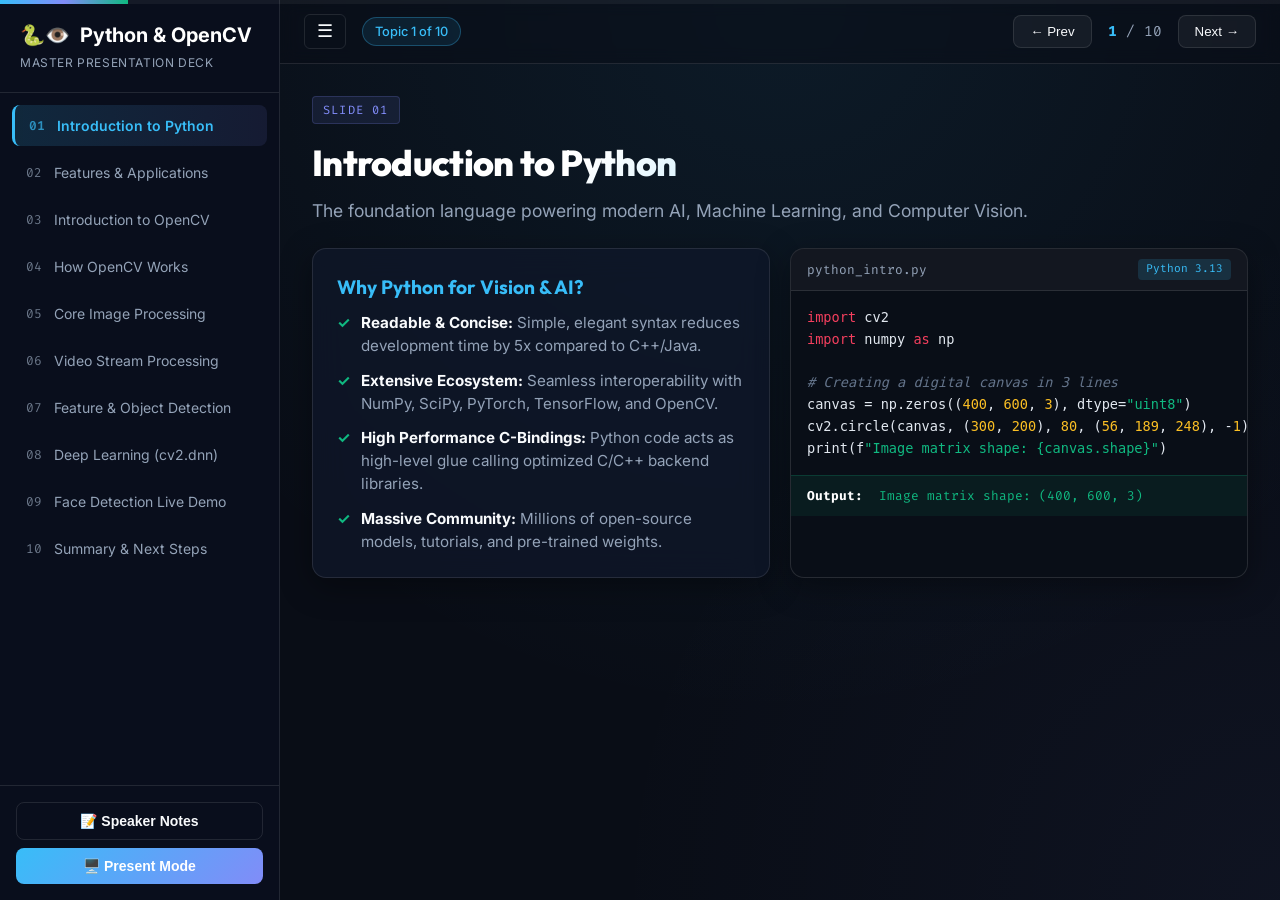
<file: presentation/index.html>
<!DOCTYPE html>
<html lang="en">
<head>
    <meta charset="UTF-8">
    <meta name="viewport" content="width=device-width, initial-scale=1.0">
    <title>Python & OpenCV - Master Interactive Presentation</title>
    <!-- Modern Google Fonts -->
    <link rel="preconnect" href="https://fonts.googleapis.com">
    <link rel="preconnect" href="https://fonts.gstatic.com" crossorigin>
    <link href="https://fonts.googleapis.com/css2?family=Fira+Code:wght@400;500;600&family=Inter:wght@300;400;500;600;700;800&family=Outfit:wght@500;600;700;800&display=swap" rel="stylesheet">
    <link rel="stylesheet" href="styles.css">
</head>
<body>
    <!-- Top Progress Bar -->
    <div class="progress-container">
        <div class="progress-bar" id="progressBar"></div>
    </div>

    <!-- App Container -->
    <div class="app-layout">
        <!-- Sidebar Navigation -->
        <aside class="sidebar" id="sidebar">
            <div class="sidebar-header">
                <div class="brand-title">
                    <span class="icon">🐍👁️</span>
                    <span class="title font-heading">Python & OpenCV</span>
                </div>
                <div class="brand-subtitle">Master Presentation Deck</div>
            </div>

            <div class="slide-list" id="slideList">
                <div class="slide-item active" data-slide="1">
                    <span class="num">01</span>
                    <span class="title-text">Introduction to Python</span>
                </div>
                <div class="slide-item" data-slide="2">
                    <span class="num">02</span>
                    <span class="title-text">Features & Applications</span>
                </div>
                <div class="slide-item" data-slide="3">
                    <span class="num">03</span>
                    <span class="title-text">Introduction to OpenCV</span>
                </div>
                <div class="slide-item" data-slide="4">
                    <span class="num">04</span>
                    <span class="title-text">How OpenCV Works</span>
                </div>
                <div class="slide-item" data-slide="5">
                    <span class="num">05</span>
                    <span class="title-text">Core Image Processing</span>
                </div>
                <div class="slide-item" data-slide="6">
                    <span class="num">06</span>
                    <span class="title-text">Video Stream Processing</span>
                </div>
                <div class="slide-item" data-slide="7">
                    <span class="num">07</span>
                    <span class="title-text">Feature & Object Detection</span>
                </div>
                <div class="slide-item" data-slide="8">
                    <span class="num">08</span>
                    <span class="title-text">Deep Learning (cv2.dnn)</span>
                </div>
                <div class="slide-item" data-slide="9">
                    <span class="num">09</span>
                    <span class="title-text">Face Detection Live Demo</span>
                </div>
                <div class="slide-item" data-slide="10">
                    <span class="num">10</span>
                    <span class="title-text">Summary & Next Steps</span>
                </div>
            </div>

            <div class="sidebar-footer">
                <button class="btn btn-outline" id="toggleNotesBtn">📝 Speaker Notes</button>
                <button class="btn btn-primary" id="fullscreenBtn">🖥️ Present Mode</button>
            </div>
        </aside>

        <!-- Main Slide Viewport -->
        <main class="main-content">
            <header class="deck-header">
                <div class="header-left">
                    <button class="menu-toggle" id="sidebarToggle" title="Toggle Sidebar">☰</button>
                    <span class="current-topic-badge" id="currentTopicBadge">Topic 1 of 10</span>
                </div>
                <div class="header-right">
                    <div class="deck-controls">
                        <button class="nav-btn" id="prevBtn" title="Previous Slide (Left Arrow)">← Prev</button>
                        <span class="slide-counter"><strong id="currentSlideNum">1</strong> / 10</span>
                        <button class="nav-btn" id="nextBtn" title="Next Slide (Right Arrow or Space)">Next →</button>
                    </div>
                </div>
            </header>

            <!-- Presentation Stage -->
            <div class="stage">
                <!-- Slide 1 -->
                <section class="slide-card active" id="slide-1">
                    <div class="slide-badge">SLIDE 01</div>
                    <h1 class="slide-title">Introduction to Python</h1>
                    <p class="slide-subtitle">The foundation language powering modern AI, Machine Learning, and Computer Vision.</p>
                    
                    <div class="grid grid-2 mt-4">
                        <div class="card glass">
                            <h3><span class="highlight-blue">Why Python for Vision & AI?</span></h3>
                            <ul class="feature-list">
                                <li><strong>Readable & Concise:</strong> Simple, elegant syntax reduces development time by 5x compared to C++/Java.</li>
                                <li><strong>Extensive Ecosystem:</strong> Seamless interoperability with NumPy, SciPy, PyTorch, TensorFlow, and OpenCV.</li>
                                <li><strong>High Performance C-Bindings:</strong> Python code acts as high-level glue calling optimized C/C++ backend libraries.</li>
                                <li><strong>Massive Community:</strong> Millions of open-source models, tutorials, and pre-trained weights.</li>
                            </ul>
                        </div>
                        <div class="card glass code-card">
                            <div class="code-header">
                                <span>python_intro.py</span>
                                <span class="tag">Python 3.13</span>
                            </div>
                            <pre><code><span class="code-keyword">import</span> cv2
<span class="code-keyword">import</span> numpy <span class="code-keyword">as</span> np

<span class="code-comment"># Creating a digital canvas in 3 lines</span>
canvas = np.zeros((<span class="code-number">400</span>, <span class="code-number">600</span>, <span class="code-number">3</span>), dtype=<span class="code-string">"uint8"</span>)
cv2.circle(canvas, (<span class="code-number">300</span>, <span class="code-number">200</span>), <span class="code-number">80</span>, (<span class="code-number">56</span>, <span class="code-number">189</span>, <span class="code-number">248</span>), -<span class="code-number">1</span>)
print(f<span class="code-string">"Image matrix shape: {canvas.shape}"</span>)</code></pre>
                            <div class="code-output">
                                <span class="output-label">Output:</span> Image matrix shape: (400, 600, 3)
                            </div>
                        </div>
                    </div>
                </section>

                <!-- Slide 2 -->
                <section class="slide-card" id="slide-2">
                    <div class="slide-badge">SLIDE 02</div>
                    <h1 class="slide-title">Features & Key Applications</h1>
                    <p class="slide-subtitle">Where Python and Computer Vision intersect to reshape industries.</p>

                    <div class="grid grid-3 mt-4">
                        <div class="card glass hover-lift">
                            <div class="card-icon">🚗</div>
                            <h3>Autonomous Vehicles</h3>
                            <p>Real-time lane detection, obstacle tracking, traffic sign recognition, and 3D point cloud processing.</p>
                        </div>
                        <div class="card glass hover-lift">
                            <div class="card-icon">🏥</div>
                            <h3>Medical Diagnostics</h3>
                            <p>Automated MRI/CT scan segmentation, tumor detection, x-ray analysis, and cellular tracking.</p>
                        </div>
                        <div class="card glass hover-lift">
                            <div class="card-icon">🛡️</div>
                            <h3>Biometrics & Security</h3>
                            <p>Facial recognition, emotion detection, surveillance anomaly detection, and anti-spoofing verification.</p>
                        </div>
                        <div class="card glass hover-lift">
                            <div class="card-icon">🤖</div>
                            <h3>Robotics & Automation</h3>
                            <p>Visual SLAM (Simultaneous Localization and Mapping), robotic arm pick-and-place, and spatial awareness.</p>
                        </div>
                        <div class="card glass hover-lift">
                            <div class="card-icon">🏭</div>
                            <h3>Industrial Inspection</h3>
                            <p>Defect detection on assembly lines, optical character recognition (OCR), and barcode scanning.</p>
                        </div>
                        <div class="card glass hover-lift">
                            <div class="card-icon">🎮</div>
                            <h3>AR / VR & Gaming</h3>
                            <p>Hand gesture tracking, posture analysis, facial landmark mesh overlay, and virtual background removal.</p>
                        </div>
                    </div>
                </section>

                <!-- Slide 3 -->
                <section class="slide-card" id="slide-3">
                    <div class="slide-badge">SLIDE 03</div>
                    <h1 class="slide-title">Introduction to OpenCV</h1>
                    <p class="slide-subtitle">Open Source Computer Vision Library — The global standard for real-time vision.</p>

                    <div class="grid grid-2 mt-4">
                        <div class="card glass">
                            <h3><span class="highlight-emerald">Key Capabilities & Specs</span></h3>
                            <div class="stat-grid">
                                <div class="stat-box">
                                    <span class="stat-num">2500+</span>
                                    <span class="stat-label">Optimized Algorithms</span>
                                </div>
                                <div class="stat-box">
                                    <span class="stat-num">20+</span>
                                    <span class="stat-label">Years of Development</span>
                                </div>
                                <div class="stat-box">
                                    <span class="stat-num">C++ / Py</span>
                                    <span class="stat-label">Multi-Language API</span>
                                </div>
                                <div class="stat-box">
                                    <span class="stat-num">Real-Time</span>
                                    <span class="stat-label">CUDA & SIMD Acceleration</span>
                                </div>
                            </div>
                            <ul class="feature-list mt-3">
                                <li>Created by Intel in 1999, now maintained by OpenCV.org foundation.</li>
                                <li>Native hardware acceleration for Intel IPP, OpenCL, and NVIDIA CUDA.</li>
                                <li>Seamless integration with PyTorch, TensorFlow, and ONNX runtime.</li>
                            </ul>
                        </div>

                        <div class="card glass visual-card">
                            <div class="architecture-diagram">
                                <div class="arch-box core">OpenCV Core Module (cv2)</div>
                                <div class="arch-arrow">↓</div>
                                <div class="arch-row">
                                    <div class="arch-subbox">imgproc</div>
                                    <div class="arch-subbox">highgui</div>
                                    <div class="arch-subbox">video</div>
                                    <div class="arch-subbox">dnn</div>
                                </div>
                                <div class="arch-arrow">↓</div>
                                <div class="arch-box numpy">NumPy N-Dimensional Arrays (NDArray)</div>
                            </div>
                        </div>
                    </div>
                </section>

                <!-- Slide 4 -->
                <section class="slide-card" id="slide-4">
                    <div class="slide-badge">SLIDE 04</div>
                    <h1 class="slide-title">How OpenCV Works: Image Representation</h1>
                    <p class="slide-subtitle">Images are multi-dimensional numerical matrices stored in memory.</p>

                    <div class="grid grid-2 mt-4">
                        <div class="card glass">
                            <h3><span class="highlight-purple">The BGR Matrix Paradigm</span></h3>
                            <p>Unlike standard web RGB order, OpenCV reads color images in <strong>BGR (Blue, Green, Red)</strong> channel order by default!</p>
                            
                            <div class="matrix-info-box mt-3">
                                <h4>Matrix Dimension Structure:</h4>
                                <code>img.shape = (Height, Width, Channels)</code>
                                <ul>
                                    <li><strong>Height:</strong> Number of pixel rows</li>
                                    <li><strong>Width:</strong> Number of pixel columns</li>
                                    <li><strong>Channels:</strong> 3 for BGR/RGB, 1 for Grayscale</li>
                                    <li><strong>Data Type:</strong> <code>np.uint8</code> (values 0 to 255)</li>
                                </ul>
                            </div>
                        </div>

                        <div class="card glass demo-box">
                            <h3>Interactive Pixel Inspector</h3>
                            <p>Hover over pixels to inspect BGR intensity matrices:</p>
                            <div class="pixel-grid" id="pixelGrid">
                                <!-- Generated via JS -->
                            </div>
                            <div class="pixel-readout" id="pixelReadout">
                                Selected Pixel: <span id="pixelCoord">(x: 0, y: 0)</span> | BGR: <span id="pixelBGR">[0, 0, 0]</span>
                            </div>
                        </div>
                    </div>
                </section>

                <!-- Slide 5 -->
                <section class="slide-card" id="slide-5">
                    <div class="slide-badge">SLIDE 05</div>
                    <h1 class="slide-title">Core Image Processing Pipeline</h1>
                    <p class="slide-subtitle">Fundamental transformations for filtering, enhancement, and feature extraction.</p>

                    <div class="pipeline-flow">
                        <div class="flow-step">
                            <span class="step-num">1</span>
                            <h4>Read & Convert</h4>
                            <code>cv2.cvtColor(img, cv2.COLOR_BGR2GRAY)</code>
                        </div>
                        <div class="flow-arrow">→</div>
                        <div class="flow-step">
                            <span class="step-num">2</span>
                            <h4>Gaussian Blur</h4>
                            <code>cv2.GaussianBlur(gray, (5,5), 0)</code>
                        </div>
                        <div class="flow-arrow">→</div>
                        <div class="flow-step">
                            <span class="step-num">3</span>
                            <h4>Canny Edge</h4>
                            <code>cv2.Canny(blur, 100, 200)</code>
                        </div>
                        <div class="flow-arrow">→</div>
                        <div class="flow-step">
                            <span class="step-num">4</span>
                            <h4>Find Contours</h4>
                            <code>cv2.findContours(...)</code>
                        </div>
                    </div>

                    <div class="card glass code-card mt-4">
                        <div class="code-header">
                            <span>edge_pipeline.py</span>
                            <span class="tag">OpenCV 4.14</span>
                        </div>
                        <pre><code><span class="code-keyword">import</span> cv2

<span class="code-comment"># 1. Load Input Image</span>
img = cv2.imread(<span class="code-string">"input.jpg"</span>)

<span class="code-comment"># 2. Convert BGR to Grayscale for simpler intensity analysis</span>
gray = cv2.cvtColor(img, cv2.COLOR_BGR2GRAY)

<span class="code-comment"># 3. Apply Gaussian Smoothing to remove high-frequency noise</span>
blurred = cv2.GaussianBlur(gray, (<span class="code-number">5</span>, <span class="code-number">5</span>), <span class="code-number">0</span>)

<span class="code-comment"># 4. Canny Edge Detection with Dual-Thresholding</span>
edges = cv2.Canny(blurred, threshold1=<span class="code-number">50</span>, threshold2=<span class="code-number">150</span>)

<span class="code-comment"># 5. Display result</span>
cv2.imshow(<span class="code-string">"Detected Edges"</span>, edges)</code></pre>
                    </div>
                </section>

                <!-- Slide 6 -->
                <section class="slide-card" id="slide-6">
                    <div class="slide-badge">SLIDE 06</div>
                    <h1 class="slide-title">Video Stream Processing</h1>
                    <p class="slide-subtitle">Handling real-time camera feeds and video files efficiently.</p>

                    <div class="grid grid-2 mt-4">
                        <div class="card glass">
                            <h3><span class="highlight-amber">Real-Time Frame Loop</span></h3>
                            <p>Video is processed frame-by-frame inside a continuous execution loop until a user escape signal is triggered.</p>

                            <ul class="feature-list mt-3">
                                <li><code>cv2.VideoCapture(0)</code> connects to default system camera.</li>
                                <li><code>source.read()</code> returns boolean status and frame matrix.</li>
                                <li><code>cv2.waitKey(1)</code> maintains frame rate and polls keyboard events.</li>
                                <li>Always release video capture object to avoid device locking.</li>
                            </ul>
                        </div>

                        <div class="card glass code-card">
                            <div class="code-header">
                                <span>webcam_loop.py</span>
                                <span class="tag">Real-Time</span>
                            </div>
                            <pre><code>cap = cv2.VideoCapture(<span class="code-number">0</span>)

<span class="code-keyword">while</span> <span class="code-keyword">True</span>:
    ret, frame = cap.read()
    <span class="code-keyword">if not</span> ret:
        <span class="code-keyword">break</span>
    
    <span class="code-comment"># Flip frame horizontally for mirror effect</span>
    frame = cv2.flip(frame, <span class="code-number">1</span>)
    
    <span class="code-comment"># Process frame...</span>
    cv2.imshow(<span class="code-string">"Live Camera"</span>, frame)
    
    <span class="code-comment"># Break loop on ESC key (27)</span>
    <span class="code-keyword">if</span> cv2.waitKey(<span class="code-number">1</span>) == <span class="code-number">27</span>:
        <span class="code-keyword">break</span>

cap.release()
cv2.destroyAllWindows()</code></pre>
                        </div>
                    </div>
                </section>

                <!-- Slide 7 -->
                <section class="slide-card" id="slide-7">
                    <div class="slide-badge">SLIDE 07</div>
                    <h1 class="slide-title">Feature & Object Detection</h1>
                    <p class="slide-subtitle">From classical Haar Cascades to modern deep learning detection networks.</p>

                    <div class="grid grid-2 mt-4">
                        <div class="card glass">
                            <h3><span class="highlight-cyan">Classical Detection vs Deep Learning</span></h3>
                            <table class="comparison-table">
                                <thead>
                                    <tr>
                                        <th>Feature</th>
                                        <th>Haar Cascades</th>
                                        <th>DNN SSD / YOLO</th>
                                    </tr>
                                </thead>
                                <tbody>
                                    <tr>
                                        <td><strong>Accuracy</strong></td>
                                        <td>Moderate (High False Positives)</td>
                                        <td>State-of-the-Art Precision</td>
                                    </tr>
                                    <tr>
                                        <td><strong>Occlusion Handling</strong></td>
                                        <td>Poor</td>
                                        <td>Robust</td>
                                    </tr>
                                    <tr>
                                        <td><strong>Speed</strong></td>
                                        <td>Very Fast (CPU)</td>
                                        <td>Real-Time (GPU / DNN CPU)</td>
                                    </tr>
                                    <tr>
                                        <td><strong>Model Size</strong></td>
                                        <td>~900 KB</td>
                                        <td>~5 MB - 50 MB</td>
                                    </tr>
                                </tbody>
                            </table>
                        </div>

                        <div class="card glass">
                            <h3>Detection Visual Pipeline</h3>
                            <div class="visual-box-container">
                                <div class="face-target-sim">
                                    <div class="sim-overlay-box">
                                        <span class="sim-label">Face: 99.4%</span>
                                    </div>
                                    <div class="sim-grid-line"></div>
                                </div>
                            </div>
                        </div>
                    </div>
                </section>

                <!-- Slide 8 -->
                <section class="slide-card" id="slide-8">
                    <div class="slide-badge">SLIDE 08</div>
                    <h1 class="slide-title">Deep Learning with OpenCV (cv2.dnn)</h1>
                    <p class="slide-subtitle">Running high-speed neural network inference with lightweight dependencies.</p>

                    <div class="grid grid-2 mt-4">
                        <div class="card glass">
                            <h3><span class="highlight-blue">OpenCV DNN Engine Advantages</span></h3>
                            <ul class="feature-list">
                                <li><strong>Zero Extra Heavy Dependencies:</strong> Run PyTorch, ONNX, or Caffe models without needing full PyTorch/TensorFlow installs.</li>
                                <li><strong>Pre-processing via <code>blobFromImage</code>:</strong> Performs mean subtraction, scaling, and channel swapping in C++.</li>
                                <li><strong>Optimized CPU/GPU Backends:</strong> OpenCL, CUDA, Vulkan, and Intel Inference Engine support.</li>
                            </ul>

                            <div class="info-callout mt-3">
                                <strong>Blob Preprocessing Equation:</strong><br>
                                <code>blob = (frame - Mean) * ScaleFactor</code>
                            </div>
                        </div>

                        <div class="card glass code-card">
                            <div class="code-header">
                                <span>dnn_inference.py</span>
                                <span class="tag">cv2.dnn</span>
                            </div>
                            <pre><code><span class="code-comment"># Load Caffe Prototxt & Weight File</span>
net = cv2.dnn.readNetFromCaffe(
    <span class="code-string">"deploy.prototxt"</span>, 
    <span class="code-string">"res10_300x300_ssd_iter_140000_fp16.caffemodel"</span>
)

<span class="code-comment"># Create 4D Input Blob</span>
blob = cv2.dnn.blobFromImage(
    frame, 1.0, (<span class="code-number">300</span>, <span class="code-number">300</span>),
    [<span class="code-number">104.0</span>, <span class="code-number">117.0</span>, <span class="code-number">123.0</span>],
    swapRB=<span class="code-keyword">False</span>, crop=<span class="code-keyword">False</span>
)

net.setInput(blob)
detections = net.forward()</code></pre>
                        </div>
                    </div>
                </section>

                <!-- Slide 9 -->
                <section class="slide-card" id="slide-9">
                    <div class="slide-badge">SLIDE 09</div>
                    <h1 class="slide-title">Real-World Case Study: Real-Time Face Detection</h1>
                    <p class="slide-subtitle">Interactive simulation of the project's SSD Caffe Deep Learning pipeline.</p>

                    <div class="grid grid-2 mt-3">
                        <div class="card glass">
                            <h3>Interactive Detector Simulation</h3>
                            <div class="demo-controls">
                                <label for="confSlider">Confidence Threshold: <span id="confValue">70%</span></label>
                                <input type="range" id="confSlider" min="10" max="95" value="70" class="slider">
                                
                                <div class="btn-group mt-2">
                                    <button class="btn btn-sm btn-primary" id="simDetectBtn">⚡ Run Detection Simulation</button>
                                    <button class="btn btn-sm btn-outline" id="simToggleBox">Toggle Bounding Box</button>
                                </div>
                            </div>

                            <div class="canvas-preview-container mt-3">
                                <canvas id="demoCanvas" width="500" height="300"></canvas>
                                <div class="fps-overlay" id="fpsOverlay">Inference: 4.12 ms | FPS: 242</div>
                            </div>
                        </div>

                        <div class="card glass code-card">
                            <div class="code-header">
                                <span>face_detection.py</span>
                                <span class="tag">Active Project</span>
                            </div>
                            <pre><code><span class="code-keyword">for</span> i <span class="code-keyword">in</span> range(detections.shape[<span class="code-number">2</span>]):
    confidence = detections[<span class="code-number">0</span>, <span class="code-number">0</span>, i, <span class="code-number">2</span>]
    <span class="code-keyword">if</span> confidence > conf_threshold:
        <span class="code-comment"># Extract normalized bounding box coords</span>
        x1 = int(detections[<span class="code-number">0</span>, <span class="code-number">0</span>, i, <span class="code-number">3</span>] * frame_width)
        y1 = int(detections[<span class="code-number">0</span>, <span class="code-number">0</span>, i, <span class="code-number">4</span>] * frame_height)
        x2 = int(detections[<span class="code-number">0</span>, <span class="code-number">0</span>, i, <span class="code-number">5</span>] * frame_width)
        y2 = int(detections[<span class="code-number">0</span>, <span class="code-number">0</span>, i, <span class="code-number">6</span>] * frame_height)

        <span class="code-comment"># Draw green rectangle & confidence text</span>
        cv2.rectangle(frame, (x1, y1), (x2, y2), (<span class="code-number">0</span>, <span class="code-number">255</span>, <span class="code-number">0</span>), <span class="code-number">2</span>)
        cv2.putText(frame, f<span class="code-string">"Confidence: {confidence:.2f}"</span>, ...)</code></pre>
                        </div>
                    </div>
                </section>

                <!-- Slide 10 -->
                <section class="slide-card" id="slide-10">
                    <div class="slide-badge">SLIDE 10</div>
                    <h1 class="slide-title">Summary & Future Horizons</h1>
                    <p class="slide-subtitle">Mastering OpenCV unlocks the doorway to cutting-edge Spatial AI.</p>

                    <div class="grid grid-2 mt-4">
                        <div class="card glass">
                            <h3><span class="highlight-emerald">Key Takeaways</span></h3>
                            <ul class="feature-list">
                                <li><strong>Python + OpenCV</strong> combines developer speed with C++ engine performance.</li>
                                <li><strong>NumPy array representation</strong> allows vectorizing complex image algorithms without explicit nested loops.</li>
                                <li><strong>cv2.dnn Module</strong> enables seamless deployment of deep learning models on edge devices.</li>
                                <li><strong>Real-time computer vision</strong> is the core driver of modern AI robotics, autonomous systems, and medical diagnostics.</li>
                            </ul>
                        </div>

                        <div class="card glass">
                            <h3>Next Steps & Advanced Topics</h3>
                            <div class="horizon-list">
                                <div class="horizon-item">
                                    <span class="horizon-icon">🔥</span>
                                    <div>
                                        <strong>PyTorch & TensorRT Integration</strong>
                                        <p>Exporting models to ONNX and compiling with TensorRT for sub-millisecond GPU inference.</p>
                                    </div>
                                </div>
                                <div class="horizon-item">
                                    <span class="horizon-icon">🖐️</span>
                                    <div>
                                        <strong>MediaPipe 3D Landmark Estimation</strong>
                                        <p>Real-time 3D hand, face mesh, and pose keypoint tracking.</p>
                                    </div>
                                </div>
                                <div class="horizon-item">
                                    <span class="horizon-icon">🌐</span>
                                    <div>
                                        <strong>WebAssembly (OpenCV.js)</strong>
                                        <p>Running OpenCV algorithms natively inside web browsers and mobile clients.</p>
                                    </div>
                                </div>
                            </div>
                        </div>
                    </div>
                </section>
            </div>

            <!-- Speaker Notes Drawer -->
            <div class="speaker-notes-drawer" id="notesDrawer">
                <div class="notes-header">
                    <span>📝 Speaker Notes - Slide <span id="notesSlideNum">1</span></span>
                    <button class="close-notes" id="closeNotesBtn">✕</button>
                </div>
                <div class="notes-content" id="notesContent">
                    Welcome everyone to the Python & OpenCV Master Slide Deck. Highlight how Python's clean syntax coupled with OpenCV's optimized C++ core provides the perfect platform for building high-performance computer vision applications.
                </div>
            </div>
        </main>
    </div>

    <script src="app.js"></script>
</body>
</html>
</file>
<file: presentation/styles.css>
/* ==========================================================================
   Python & OpenCV Master Slide Deck - Premium Design System
   ========================================================================== */

:root {
    --bg-dark: #090d16;
    --bg-card: rgba(15, 23, 42, 0.75);
    --bg-card-hover: rgba(30, 41, 59, 0.85);
    --border-color: rgba(255, 255, 255, 0.1);
    --border-highlight: rgba(56, 189, 248, 0.4);
    
    --text-main: #f8fafc;
    --text-muted: #94a3b8;
    --text-dim: #64748b;
    
    --accent-blue: #38bdf8;
    --accent-indigo: #818cf8;
    --accent-emerald: #10b981;
    --accent-purple: #c084fc;
    --accent-amber: #fbbf24;
    --accent-rose: #f43f5e;
    --accent-cyan: #22d3ee;
    
    --font-sans: 'Inter', system-ui, -apple-system, sans-serif;
    --font-heading: 'Outfit', sans-serif;
    --font-code: 'Fira Code', monospace;
    
    --sidebar-width: 280px;
    --header-height: 64px;
}

* {
    box-sizing: border-box;
    margin: 0;
    padding: 0;
}

body {
    font-family: var(--font-sans);
    background-color: var(--bg-dark);
    color: var(--text-main);
    overflow: hidden;
    height: 100vh;
    width: 100vw;
    line-height: 1.5;
}

/* Progress Bar */
.progress-container {
    position: fixed;
    top: 0;
    left: 0;
    width: 100%;
    height: 4px;
    background: rgba(255, 255, 255, 0.05);
    z-index: 1000;
}

.progress-bar {
    height: 100%;
    width: 10%;
    background: linear-gradient(90deg, var(--accent-blue), var(--accent-indigo), var(--accent-emerald));
    transition: width 0.3s cubic-bezier(0.4, 0, 0.2, 1);
}

/* Layout Structure */
.app-layout {
    display: flex;
    height: 100vh;
    width: 100vw;
}

/* Sidebar */
.sidebar {
    width: var(--sidebar-width);
    background: rgba(10, 15, 29, 0.95);
    border-right: 1px solid var(--border-color);
    display: flex;
    flex-direction: column;
    z-index: 100;
    backdrop-filter: blur(12px);
    transition: transform 0.3s ease;
}

.sidebar-header {
    padding: 20px;
    border-bottom: 1px solid var(--border-color);
}

.brand-title {
    display: flex;
    align-items: center;
    gap: 10px;
    font-size: 1.25rem;
    font-weight: 700;
    color: #ffffff;
}

.brand-subtitle {
    font-size: 0.75rem;
    color: var(--text-muted);
    margin-top: 4px;
    text-transform: uppercase;
    letter-spacing: 0.05em;
}

.slide-list {
    flex: 1;
    overflow-y: auto;
    padding: 12px;
}

.slide-item {
    display: flex;
    align-items: center;
    gap: 12px;
    padding: 10px 14px;
    border-radius: 8px;
    cursor: pointer;
    margin-bottom: 6px;
    color: var(--text-muted);
    transition: all 0.2s ease;
}

.slide-item:hover {
    background: rgba(255, 255, 255, 0.05);
    color: var(--text-main);
}

.slide-item.active {
    background: linear-gradient(90deg, rgba(56, 189, 248, 0.15), rgba(129, 140, 248, 0.1));
    border-left: 3px solid var(--accent-blue);
    color: var(--accent-blue);
    font-weight: 600;
}

.slide-item .num {
    font-family: var(--font-code);
    font-size: 0.8rem;
    opacity: 0.7;
}

.slide-item .title-text {
    font-size: 0.875rem;
    white-space: nowrap;
    overflow: hidden;
    text-overflow: ellipsis;
}

.sidebar-footer {
    padding: 16px;
    border-top: 1px solid var(--border-color);
    display: flex;
    flex-direction: column;
    gap: 8px;
}

/* Main Content Area */
.main-content {
    flex: 1;
    display: flex;
    flex-direction: column;
    position: relative;
    overflow: hidden;
    background: radial-gradient(circle at 50% 0%, rgba(56, 189, 248, 0.08), transparent 70%),
                radial-gradient(circle at 100% 100%, rgba(129, 140, 248, 0.05), transparent 50%);
}

/* Header */
.deck-header {
    height: var(--header-height);
    padding: 0 24px;
    display: flex;
    align-items: center;
    justify-content: space-between;
    border-bottom: 1px solid var(--border-color);
    background: rgba(9, 13, 22, 0.5);
    backdrop-filter: blur(8px);
}

.header-left {
    display: flex;
    align-items: center;
    gap: 16px;
}

.menu-toggle {
    background: none;
    border: 1px solid var(--border-color);
    color: var(--text-main);
    padding: 6px 12px;
    border-radius: 6px;
    cursor: pointer;
    font-size: 1.1rem;
}

.current-topic-badge {
    font-size: 0.8rem;
    padding: 4px 12px;
    border-radius: 20px;
    background: rgba(56, 189, 248, 0.1);
    color: var(--accent-blue);
    border: 1px solid rgba(56, 189, 248, 0.3);
    font-weight: 500;
}

.deck-controls {
    display: flex;
    align-items: center;
    gap: 16px;
}

.slide-counter {
    font-family: var(--font-code);
    font-size: 0.9rem;
    color: var(--text-muted);
}

.slide-counter strong {
    color: var(--accent-blue);
}

.nav-btn {
    background: rgba(255, 255, 255, 0.05);
    border: 1px solid var(--border-color);
    color: var(--text-main);
    padding: 8px 16px;
    border-radius: 8px;
    cursor: pointer;
    font-weight: 500;
    transition: all 0.2s ease;
}

.nav-btn:hover {
    background: rgba(56, 189, 248, 0.2);
    border-color: var(--accent-blue);
    color: #ffffff;
}

/* Stage & Slides */
.stage {
    flex: 1;
    position: relative;
    padding: 32px;
    overflow-y: auto;
    display: flex;
    justify-content: center;
    align-items: flex-start;
}

.slide-card {
    display: none;
    width: 100%;
    max-width: 1100px;
    animation: fadeIn 0.4s cubic-bezier(0.16, 1, 0.3, 1);
}

.slide-card.active {
    display: block;
}

@keyframes fadeIn {
    from { opacity: 0; transform: translateY(12px); }
    to { opacity: 1; transform: translateY(0); }
}

.slide-badge {
    display: inline-block;
    font-family: var(--font-code);
    font-size: 0.75rem;
    letter-spacing: 0.1em;
    color: var(--accent-indigo);
    background: rgba(129, 140, 248, 0.1);
    padding: 4px 10px;
    border-radius: 4px;
    margin-bottom: 12px;
    border: 1px solid rgba(129, 140, 248, 0.2);
}

.slide-title {
    font-family: var(--font-heading);
    font-size: 2.25rem;
    font-weight: 800;
    letter-spacing: -0.02em;
    background: linear-gradient(135deg, #ffffff 30%, var(--accent-blue) 100%);
    -webkit-background-clip: text;
    -webkit-text-fill-color: transparent;
    margin-bottom: 8px;
}

.slide-subtitle {
    font-size: 1.1rem;
    color: var(--text-muted);
    margin-bottom: 24px;
}

/* Grid Components */
.grid {
    display: grid;
    gap: 20px;
}

.grid-2 { grid-template-columns: repeat(2, 1fr); }
.grid-3 { grid-template-columns: repeat(3, 1fr); }

@media (max-width: 900px) {
    .grid-2, .grid-3 { grid-template-columns: 1fr; }
}

/* Cards & Glassmorphism */
.card {
    background: var(--bg-card);
    border: 1px solid var(--border-color);
    border-radius: 14px;
    padding: 24px;
    backdrop-filter: blur(16px);
    transition: all 0.25 ease;
}

.card.glass {
    box-shadow: 0 8px 32px 0 rgba(0, 0, 0, 0.37);
}

.card.hover-lift:hover {
    transform: translateY(-4px);
    border-color: var(--border-highlight);
    background: var(--bg-card-hover);
}

.card-icon {
    font-size: 2rem;
    margin-bottom: 12px;
}

.card h3 {
    font-family: var(--font-heading);
    font-size: 1.2rem;
    margin-bottom: 10px;
    color: #ffffff;
}

/* Highlights */
.highlight-blue { color: var(--accent-blue); }
.highlight-emerald { color: var(--accent-emerald); }
.highlight-purple { color: var(--accent-purple); }
.highlight-amber { color: var(--accent-amber); }
.highlight-cyan { color: var(--accent-cyan); }

/* Feature Lists */
.feature-list {
    list-style: none;
    display: flex;
    flex-direction: column;
    gap: 12px;
}

.feature-list li {
    position: relative;
    padding-left: 24px;
    color: var(--text-muted);
    font-size: 0.95rem;
}

.feature-list li::before {
    content: "✓";
    position: absolute;
    left: 0;
    color: var(--accent-emerald);
    font-weight: bold;
}

.feature-list strong {
    color: var(--text-main);
}

/* Code Cards & Syntax Highlighting */
.code-card {
    padding: 0 !important;
    overflow: hidden;
    background: #090e17 !important;
    border: 1px solid rgba(255, 255, 255, 0.12);
}

.code-header {
    display: flex;
    justify-content: space-between;
    align-items: center;
    padding: 10px 16px;
    background: rgba(255, 255, 255, 0.04);
    border-bottom: 1px solid var(--border-color);
    font-family: var(--font-code);
    font-size: 0.8rem;
    color: var(--text-muted);
}

.code-header .tag {
    background: rgba(56, 189, 248, 0.15);
    color: var(--accent-blue);
    padding: 2px 8px;
    border-radius: 4px;
    font-size: 0.7rem;
}

.code-card pre {
    padding: 16px;
    font-family: var(--font-code);
    font-size: 0.85rem;
    line-height: 1.6;
    overflow-x: auto;
    color: #e2e8f0;
}

.code-keyword { color: #f43f5e; font-weight: 500; }
.code-string { color: #10b981; }
.code-number { color: #fbbf24; }
.code-comment { color: #64748b; font-style: italic; }

.code-output {
    padding: 10px 16px;
    background: rgba(16, 185, 129, 0.08);
    border-top: 1px solid rgba(16, 185, 129, 0.2);
    font-family: var(--font-code);
    font-size: 0.8rem;
    color: var(--accent-emerald);
}

.output-label {
    font-weight: bold;
    color: #ffffff;
    margin-right: 8px;
}

/* Stat Grid */
.stat-grid {
    display: grid;
    grid-template-columns: repeat(2, 1fr);
    gap: 12px;
    margin-bottom: 16px;
}

.stat-box {
    background: rgba(255, 255, 255, 0.03);
    border: 1px solid var(--border-color);
    padding: 12px;
    border-radius: 8px;
    text-align: center;
}

.stat-num {
    display: block;
    font-family: var(--font-heading);
    font-size: 1.5rem;
    font-weight: 800;
    color: var(--accent-emerald);
}

.stat-label {
    font-size: 0.75rem;
    color: var(--text-muted);
}

/* Architecture Diagram */
.architecture-diagram {
    display: flex;
    flex-direction: column;
    align-items: center;
    gap: 12px;
    padding: 20px;
}

.arch-box {
    width: 100%;
    padding: 12px;
    border-radius: 8px;
    text-align: center;
    font-weight: 600;
    font-size: 0.9rem;
}

.arch-box.core {
    background: linear-gradient(135deg, rgba(56, 189, 248, 0.2), rgba(129, 140, 248, 0.2));
    border: 1px solid var(--accent-blue);
    color: #ffffff;
}

.arch-box.numpy {
    background: rgba(16, 185, 129, 0.15);
    border: 1px solid var(--accent-emerald);
    color: var(--accent-emerald);
}

.arch-row {
    display: grid;
    grid-template-columns: repeat(4, 1fr);
    gap: 8px;
    width: 100%;
}

.arch-subbox {
    background: rgba(255, 255, 255, 0.05);
    border: 1px solid var(--border-color);
    padding: 8px;
    text-align: center;
    font-family: var(--font-code);
    font-size: 0.75rem;
    border-radius: 6px;
    color: var(--text-main);
}

.arch-arrow {
    color: var(--text-dim);
    font-size: 1.2rem;
}

/* Pixel Inspector (Slide 4) */
.pixel-grid {
    display: grid;
    grid-template-columns: repeat(8, 1fr);
    gap: 4px;
    margin: 16px 0;
}

.pixel-cell {
    aspect-ratio: 1;
    border-radius: 4px;
    cursor: pointer;
    transition: transform 0.15s ease;
    border: 1px solid rgba(255,255,255,0.1);
}

.pixel-cell:hover {
    transform: scale(1.2);
    z-index: 10;
    border-color: #ffffff;
    box-shadow: 0 0 10px rgba(255,255,255,0.5);
}

.pixel-readout {
    font-family: var(--font-code);
    font-size: 0.8rem;
    background: rgba(0, 0, 0, 0.4);
    padding: 8px 12px;
    border-radius: 6px;
    color: var(--accent-amber);
    text-align: center;
}

/* Pipeline Flow (Slide 5) */
.pipeline-flow {
    display: flex;
    align-items: center;
    justify-content: space-between;
    gap: 12px;
    margin-bottom: 16px;
}

.flow-step {
    flex: 1;
    background: rgba(255, 255, 255, 0.04);
    border: 1px solid var(--border-color);
    border-radius: 10px;
    padding: 14px;
    text-align: center;
}

.flow-step .step-num {
    display: inline-block;
    width: 24px;
    height: 24px;
    border-radius: 50%;
    background: var(--accent-blue);
    color: #000;
    font-weight: bold;
    font-size: 0.8rem;
    margin-bottom: 6px;
}

.flow-step h4 {
    font-size: 0.9rem;
    color: #fff;
    margin-bottom: 4px;
}

.flow-step code {
    font-family: var(--font-code);
    font-size: 0.7rem;
    color: var(--accent-cyan);
}

.flow-arrow {
    font-size: 1.2rem;
    color: var(--text-dim);
}

/* Comparison Table (Slide 7) */
.comparison-table {
    width: 100%;
    border-collapse: collapse;
    font-size: 0.85rem;
}

.comparison-table th, .comparison-table td {
    padding: 10px 12px;
    text-align: left;
    border-bottom: 1px solid var(--border-color);
}

.comparison-table th {
    color: var(--text-muted);
    font-weight: 600;
}

.comparison-table td {
    color: var(--text-main);
}

.face-target-sim {
    height: 200px;
    background: radial-gradient(circle, rgba(56, 189, 248, 0.15), transparent 70%);
    border: 1px dashed var(--border-color);
    border-radius: 10px;
    position: relative;
    display: flex;
    align-items: center;
    justify-content: center;
}

.sim-overlay-box {
    width: 120px;
    height: 140px;
    border: 2px solid var(--accent-emerald);
    border-radius: 8px;
    position: relative;
    box-shadow: 0 0 16px rgba(16, 185, 129, 0.4);
    animation: pulseBox 2s infinite ease-in-out;
}

@keyframes pulseBox {
    0%, 100% { transform: scale(1); }
    50% { transform: scale(1.04); }
}

.sim-label {
    position: absolute;
    top: -24px;
    left: 0;
    background: var(--accent-emerald);
    color: #000;
    font-family: var(--font-code);
    font-size: 0.7rem;
    font-weight: bold;
    padding: 2px 6px;
    border-radius: 4px;
}

/* Slide 9 Simulation Canvas */
.canvas-preview-container {
    position: relative;
    border-radius: 10px;
    overflow: hidden;
    border: 1px solid var(--border-color);
}

#demoCanvas {
    width: 100%;
    height: auto;
    display: block;
    background: #060911;
}

.fps-overlay {
    position: absolute;
    bottom: 8px;
    left: 8px;
    background: rgba(0, 0, 0, 0.7);
    color: var(--accent-emerald);
    font-family: var(--font-code);
    font-size: 0.75rem;
    padding: 4px 8px;
    border-radius: 4px;
}

.demo-controls {
    display: flex;
    flex-direction: column;
    gap: 8px;
    font-size: 0.9rem;
}

.slider {
    width: 100%;
    accent-color: var(--accent-blue);
}

/* Buttons */
.btn {
    padding: 10px 18px;
    border-radius: 8px;
    font-weight: 600;
    cursor: pointer;
    font-size: 0.875rem;
    transition: all 0.2s ease;
    border: none;
    display: inline-flex;
    align-items: center;
    justify-content: center;
    gap: 8px;
}

.btn-primary {
    background: linear-gradient(135deg, var(--accent-blue), var(--accent-indigo));
    color: #ffffff;
}

.btn-primary:hover {
    opacity: 0.9;
    box-shadow: 0 0 16px rgba(56, 189, 248, 0.4);
}

.btn-outline {
    background: transparent;
    border: 1px solid var(--border-color);
    color: var(--text-main);
}

.btn-outline:hover {
    border-color: var(--accent-blue);
    color: var(--accent-blue);
}

.btn-sm {
    padding: 6px 12px;
    font-size: 0.8rem;
}

.btn-group {
    display: flex;
    gap: 8px;
}

/* Speaker Notes Drawer */
.speaker-notes-drawer {
    position: absolute;
    bottom: 0;
    left: 0;
    width: 100%;
    background: rgba(15, 23, 42, 0.98);
    border-top: 1px solid var(--accent-blue);
    padding: 16px 24px;
    transform: translateY(100%);
    transition: transform 0.3s cubic-bezier(0.16, 1, 0.3, 1);
    z-index: 200;
    backdrop-filter: blur(12px);
}

.speaker-notes-drawer.open {
    transform: translateY(0);
}

.notes-header {
    display: flex;
    justify-content: space-between;
    align-items: center;
    margin-bottom: 8px;
    font-weight: 600;
    color: var(--accent-blue);
}

.close-notes {
    background: none;
    border: none;
    color: var(--text-muted);
    cursor: pointer;
    font-size: 1.1rem;
}

.notes-content {
    font-size: 0.9rem;
    color: var(--text-muted);
    line-height: 1.6;
}

/* Horizon List */
.horizon-list {
    display: flex;
    flex-direction: column;
    gap: 16px;
}

.horizon-item {
    display: flex;
    gap: 12px;
}

.horizon-icon {
    font-size: 1.5rem;
}

.horizon-item strong {
    color: var(--text-main);
    font-size: 0.95rem;
}

.horizon-item p {
    font-size: 0.85rem;
    color: var(--text-muted);
}
</file>
